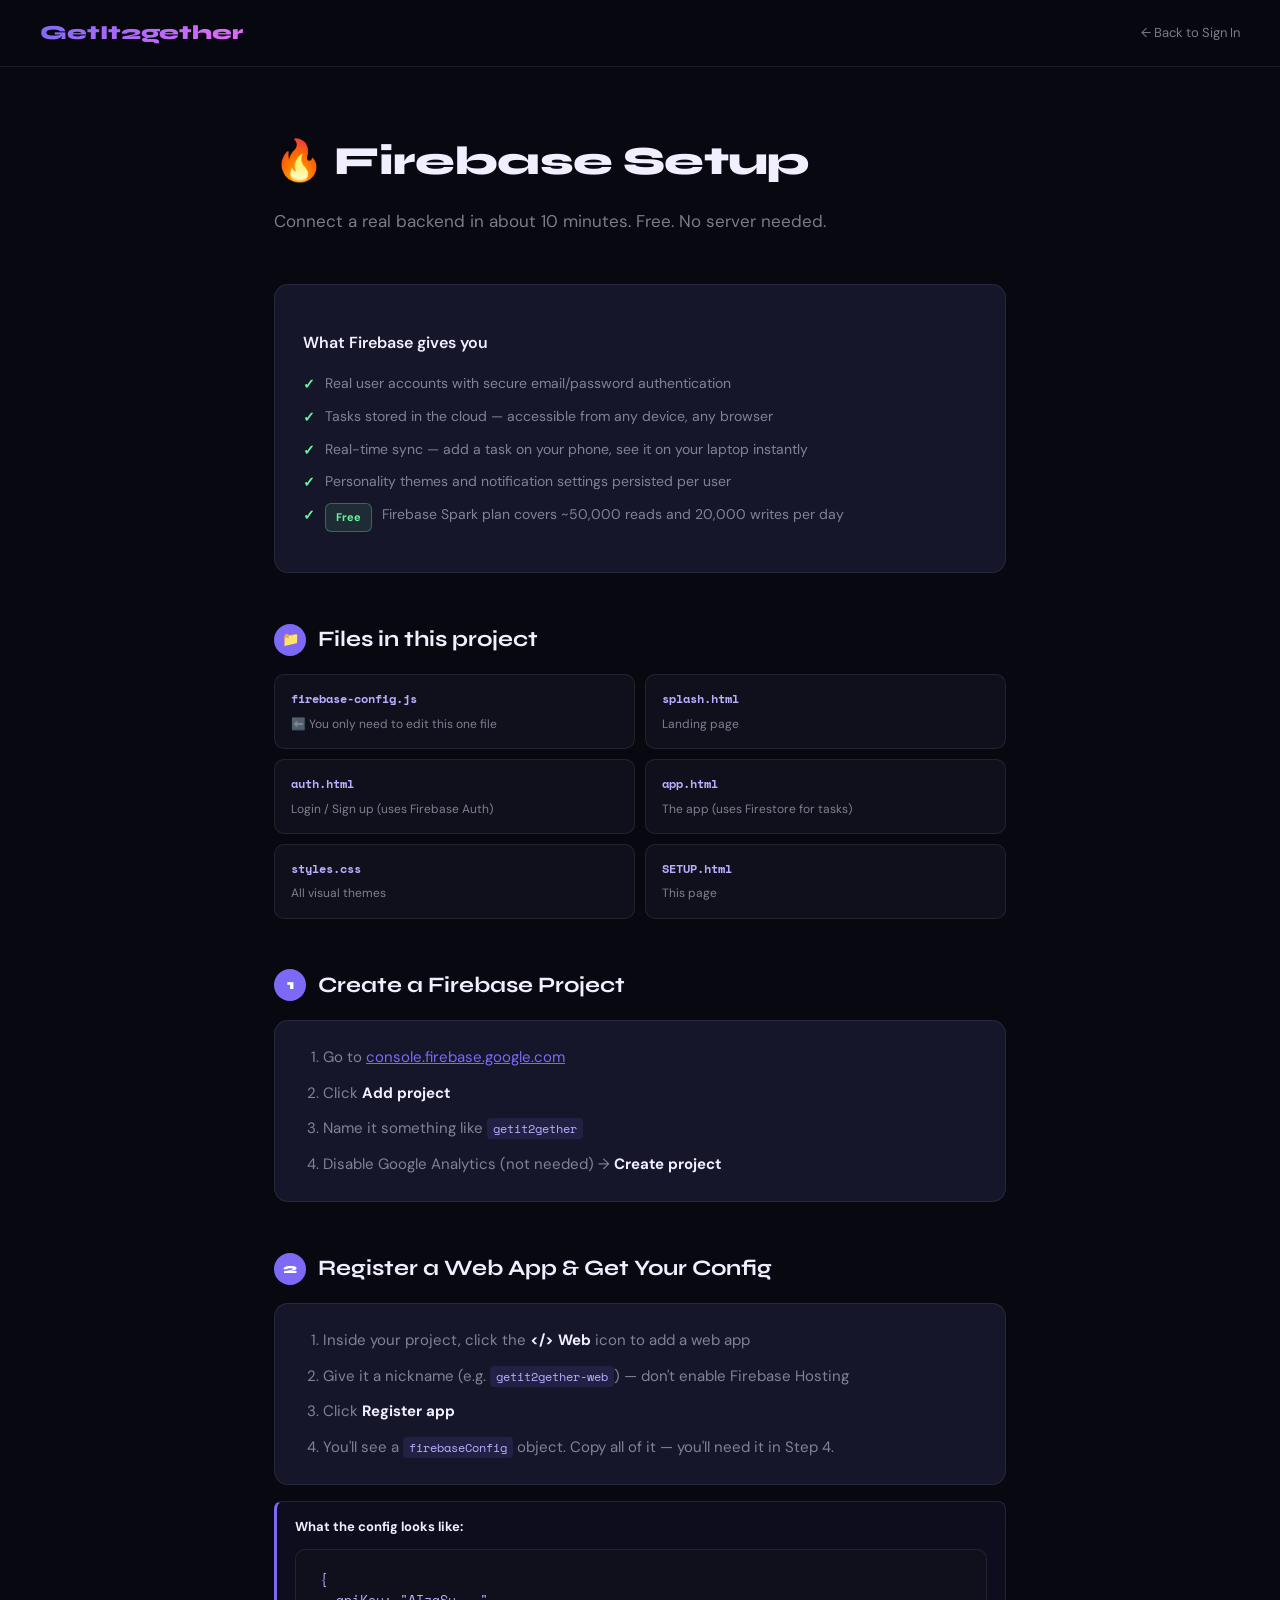
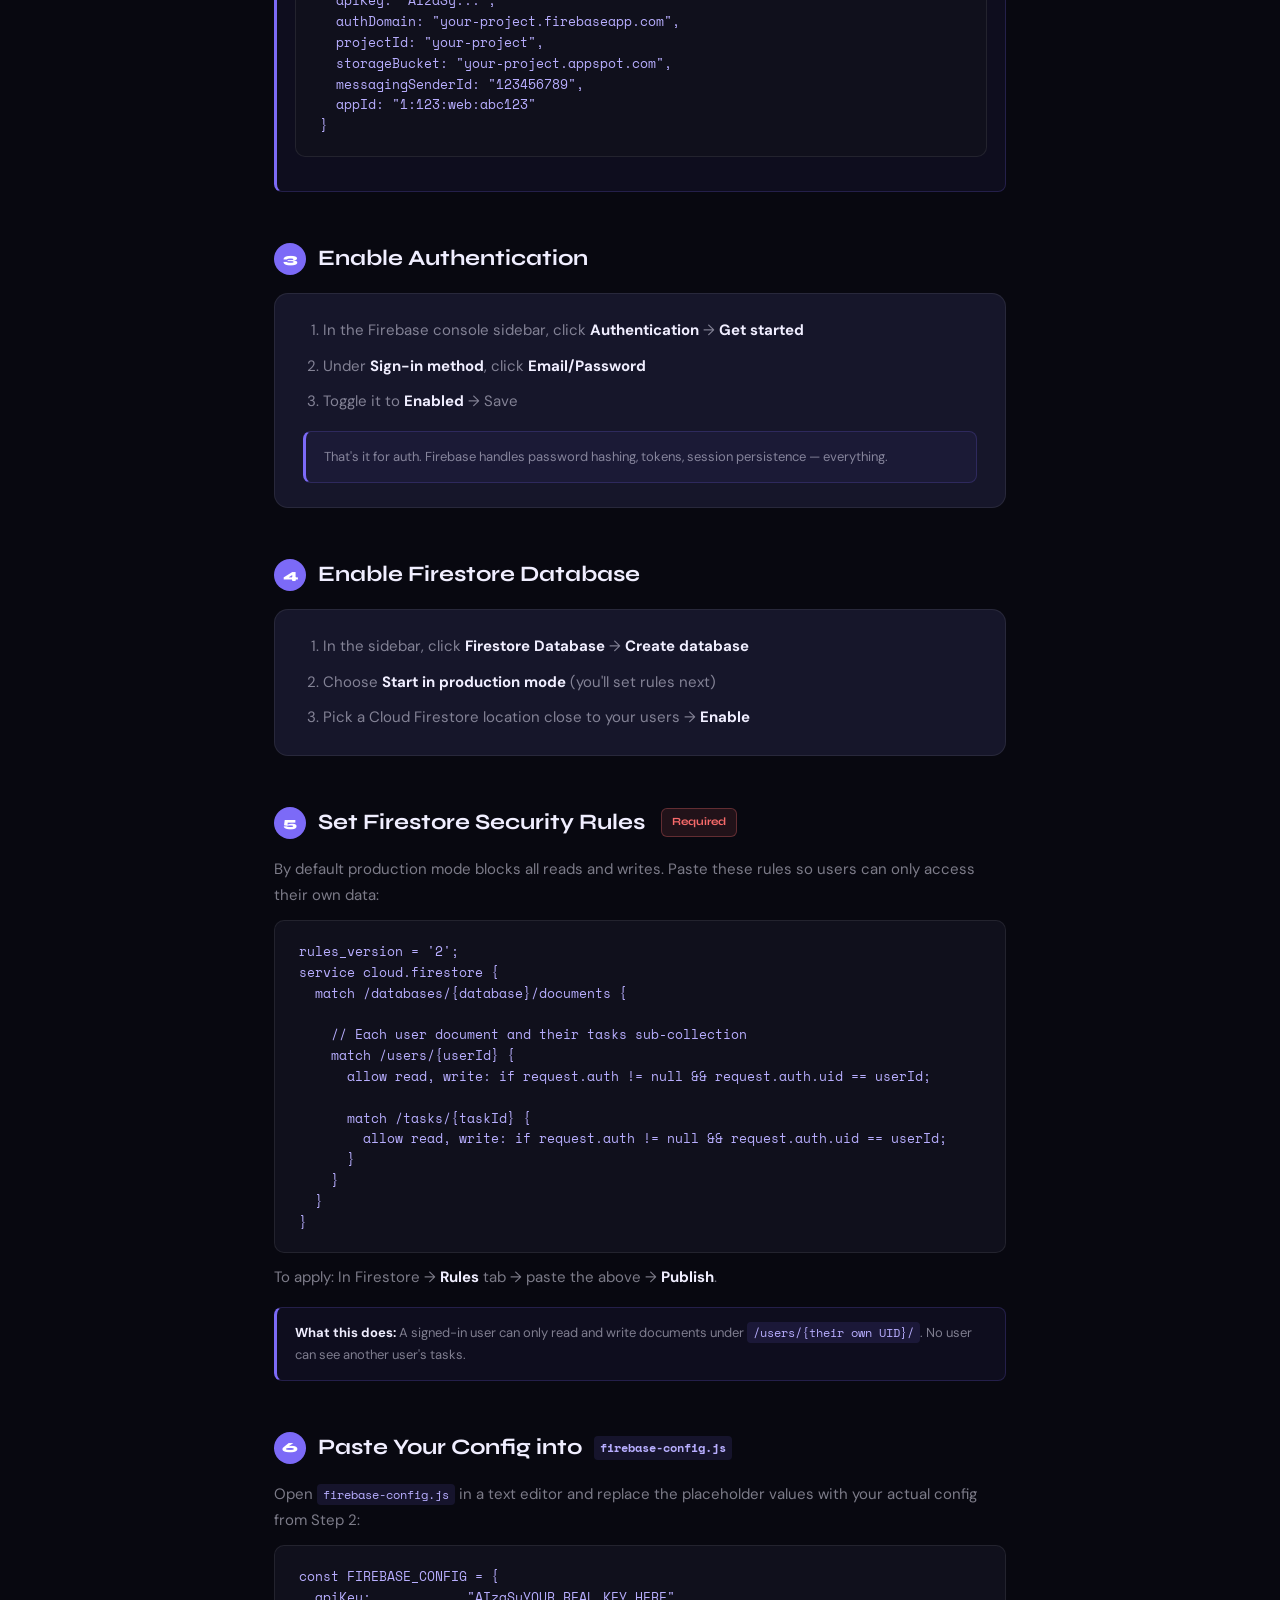
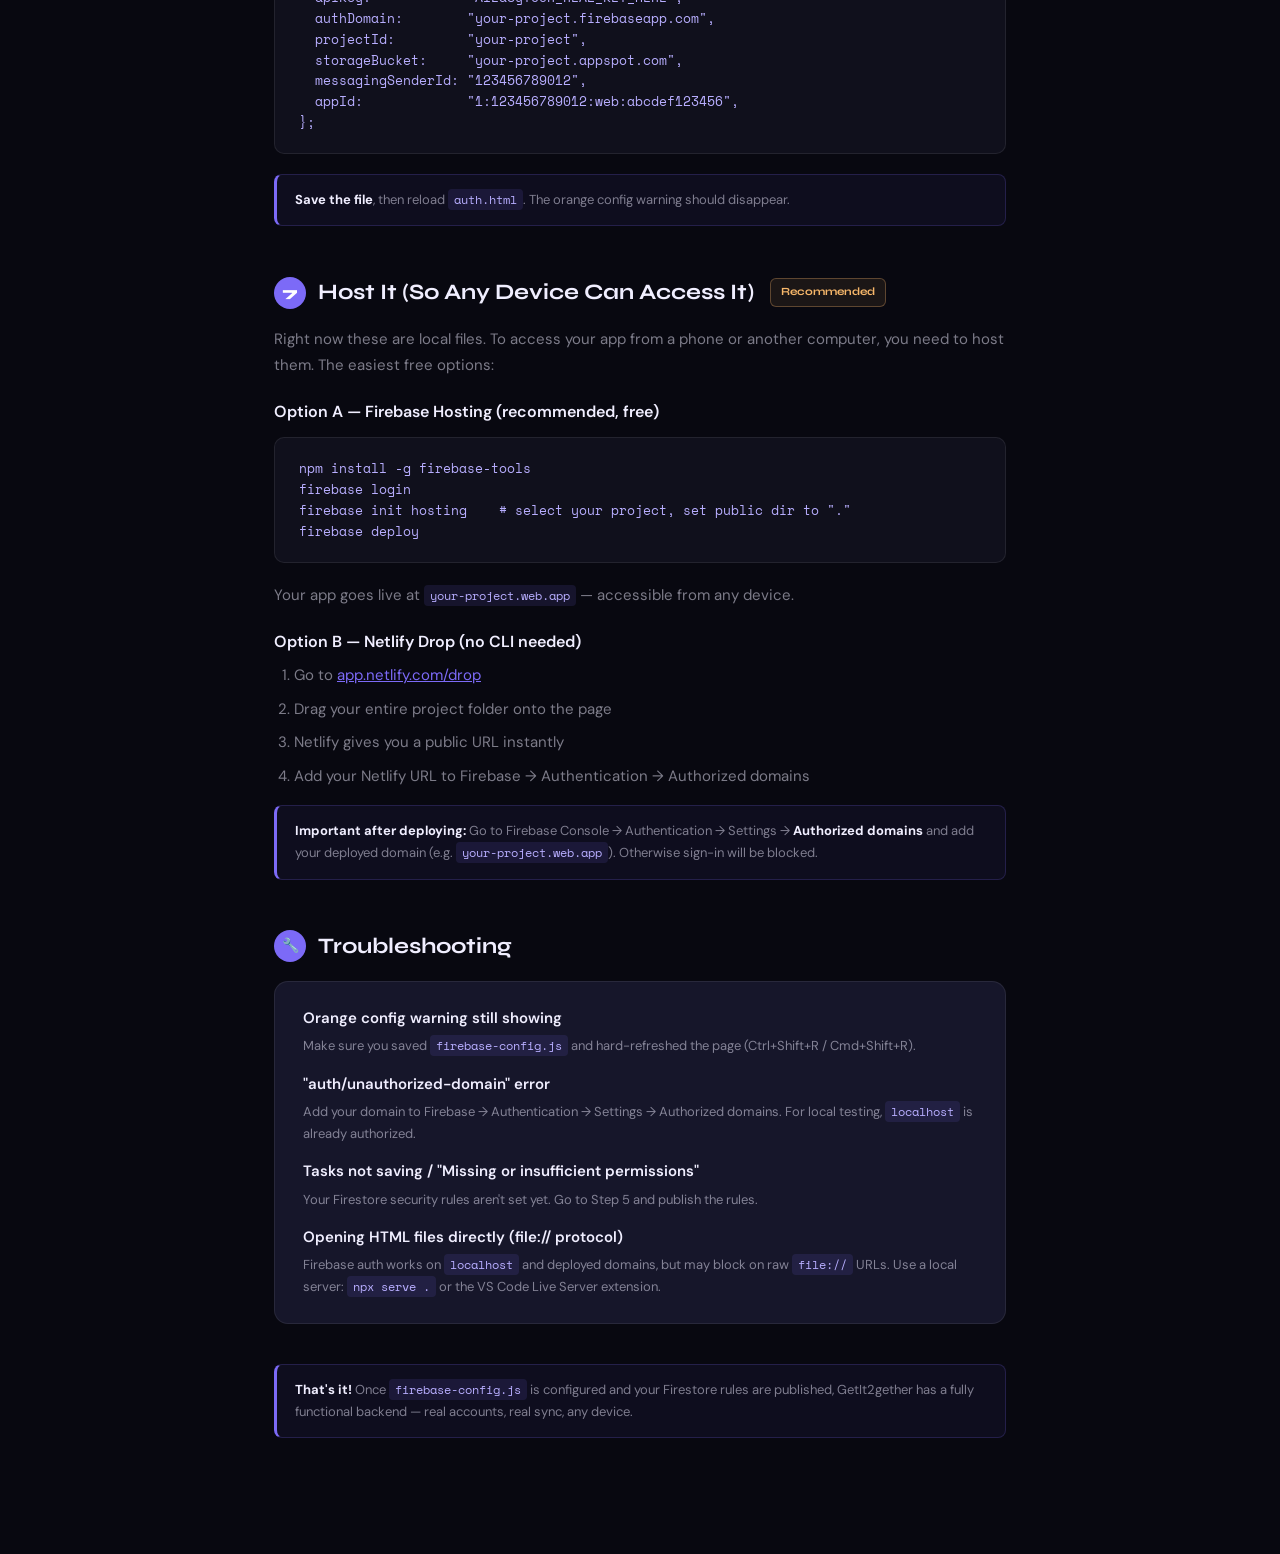
<file: SETUP.html>
<!DOCTYPE html>
<html lang="en">
<head>
  <meta charset="UTF-8">
  <meta name="viewport" content="width=device-width, initial-scale=1.0">
  <title>GetIt2gether — Setup Guide</title>
  <link href="https://fonts.googleapis.com/css2?family=Syne:wght@700;800&family=DM+Sans:wght@400;500;600&family=Space+Mono:wght@400;700&display=swap" rel="stylesheet">
  <style>
    *, *::before, *::after { box-sizing: border-box; margin: 0; padding: 0; }
    :root { --bg:#080810; --surface:#10101c; --card:#16162a; --border:rgba(255,255,255,0.08); --accent:#7c6af7; --text:#f0eeff; --muted:rgba(240,238,255,0.5); --success:#6af79e; --warn:#f7b76a; --danger:#f76a6a; }
    body { background:var(--bg); color:var(--text); font-family:'DM Sans',sans-serif; font-size:15px; line-height:1.7; }
    a { color:var(--accent); }
    a:hover { opacity:.8; }

    nav { position:sticky; top:0; background:rgba(8,8,16,.9); backdrop-filter:blur(20px); border-bottom:0.5px solid var(--border); padding:16px 40px; display:flex; align-items:center; justify-content:space-between; z-index:100; }
    .nav-logo { font-family:'Syne',sans-serif; font-weight:800; font-size:20px; background:linear-gradient(135deg,var(--accent),#e86af7); -webkit-background-clip:text; -webkit-text-fill-color:transparent; background-clip:text; text-decoration:none; }
    .nav-back { font-size:13px; color:var(--muted); text-decoration:none; display:flex; align-items:center; gap:6px; }
    .nav-back:hover { color:var(--text); }

    .page { max-width:780px; margin:0 auto; padding:60px 24px 100px; }

    h1 { font-family:'Syne',sans-serif; font-size:40px; font-weight:800; letter-spacing:-0.02em; margin-bottom:12px; }
    .subtitle { font-size:17px; color:var(--muted); margin-bottom:48px; }
    h2 { font-family:'Syne',sans-serif; font-size:22px; font-weight:700; margin:48px 0 16px; display:flex; align-items:center; gap:12px; }
    h3 { font-size:16px; font-weight:600; margin:20px 0 8px; color:var(--text); }
    p  { color:var(--muted); margin-bottom:12px; }

    .step-number { width:32px; height:32px; border-radius:50%; background:var(--accent); color:#fff; display:flex; align-items:center; justify-content:center; font-size:14px; font-weight:800; flex-shrink:0; }

    .card { background:var(--card); border:0.5px solid var(--border); border-radius:14px; padding:24px 28px; margin-bottom:12px; }
    .card p { margin:0; }

    pre, code { font-family:'Space Mono',monospace; font-size:13px; }
    pre { background:var(--surface); border:0.5px solid var(--border); border-radius:10px; padding:20px 24px; overflow-x:auto; color:#b8aeff; line-height:1.6; margin:12px 0 20px; }
    code { background:rgba(124,106,247,.12); padding:2px 6px; border-radius:4px; color:#b8aeff; font-size:12px; }

    .badge { display:inline-flex; align-items:center; gap:6px; padding:4px 10px; border-radius:6px; font-size:11px; font-weight:700; }
    .badge-free    { background:rgba(106,247,158,.1);  border:0.5px solid rgba(106,247,158,.3);  color:var(--success); }
    .badge-warn    { background:rgba(247,183,106,.08); border:0.5px solid rgba(247,183,106,.3);  color:var(--warn); }
    .badge-required{ background:rgba(247,106,106,.1);  border:0.5px solid rgba(247,106,106,.3);  color:var(--danger); }

    .tip { background:rgba(124,106,247,.06); border:0.5px solid rgba(124,106,247,.2); border-left:3px solid var(--accent); border-radius:8px; padding:14px 18px; margin:16px 0; font-size:13px; color:var(--muted); }
    .tip strong { color:var(--text); }

    .rules-block { background:var(--surface); border:0.5px solid var(--border); border-radius:10px; padding:20px 24px; margin:12px 0; }
    .rules-block pre { margin:0; background:transparent; border:none; padding:0; }

    .checklist { list-style:none; display:flex; flex-direction:column; gap:8px; margin:16px 0; }
    .checklist li { display:flex; align-items:flex-start; gap:10px; font-size:14px; color:var(--muted); }
    .checklist li::before { content:'✓'; color:var(--success); font-weight:700; flex-shrink:0; margin-top:1px; }

    .files-grid { display:grid; grid-template-columns:1fr 1fr; gap:10px; margin:16px 0; }
    .file-card { background:var(--surface); border:0.5px solid var(--border); border-radius:10px; padding:14px 16px; }
    .file-name { font-family:'Space Mono',monospace; font-size:12px; color:#b8aeff; font-weight:700; margin-bottom:4px; }
    .file-desc { font-size:12px; color:var(--muted); }
  </style>
</head>
<body>

<nav>
  <a class="nav-logo" href="splash.html">GetIt2gether</a>
  <a class="nav-back" href="auth.html">← Back to Sign In</a>
</nav>

<div class="page">
  <h1>🔥 Firebase Setup</h1>
  <p class="subtitle">Connect a real backend in about 10 minutes. Free. No server needed.</p>

  <!-- What you get -->
  <div class="card">
    <h3>What Firebase gives you</h3>
    <ul class="checklist">
      <li>Real user accounts with secure email/password authentication</li>
      <li>Tasks stored in the cloud — accessible from any device, any browser</li>
      <li>Real-time sync — add a task on your phone, see it on your laptop instantly</li>
      <li>Personality themes and notification settings persisted per user</li>
      <li><span class="badge badge-free">Free</span> Firebase Spark plan covers ~50,000 reads and 20,000 writes per day</li>
    </ul>
  </div>

  <!-- Files overview -->
  <h2><div class="step-number">📁</div> Files in this project</h2>
  <div class="files-grid">
    <div class="file-card"><div class="file-name">firebase-config.js</div><div class="file-desc">⬅️ You only need to edit this one file</div></div>
    <div class="file-card"><div class="file-name">splash.html</div><div class="file-desc">Landing page</div></div>
    <div class="file-card"><div class="file-name">auth.html</div><div class="file-desc">Login / Sign up (uses Firebase Auth)</div></div>
    <div class="file-card"><div class="file-name">app.html</div><div class="file-desc">The app (uses Firestore for tasks)</div></div>
    <div class="file-card"><div class="file-name">styles.css</div><div class="file-desc">All visual themes</div></div>
    <div class="file-card"><div class="file-name">SETUP.html</div><div class="file-desc">This page</div></div>
  </div>

  <!-- Step 1 -->
  <h2><div class="step-number">1</div> Create a Firebase Project</h2>
  <div class="card">
    <ol style="padding-left:20px;display:flex;flex-direction:column;gap:10px;color:var(--muted)">
      <li>Go to <a href="https://console.firebase.google.com" target="_blank">console.firebase.google.com</a></li>
      <li>Click <strong style="color:var(--text)">Add project</strong></li>
      <li>Name it something like <code>getit2gether</code></li>
      <li>Disable Google Analytics (not needed) → <strong style="color:var(--text)">Create project</strong></li>
    </ol>
  </div>

  <!-- Step 2 -->
  <h2><div class="step-number">2</div> Register a Web App &amp; Get Your Config</h2>
  <div class="card">
    <ol style="padding-left:20px;display:flex;flex-direction:column;gap:10px;color:var(--muted)">
      <li>Inside your project, click the <strong style="color:var(--text)">&lt;/&gt; Web</strong> icon to add a web app</li>
      <li>Give it a nickname (e.g. <code>getit2gether-web</code>) — don't enable Firebase Hosting</li>
      <li>Click <strong style="color:var(--text)">Register app</strong></li>
      <li>You'll see a <code>firebaseConfig</code> object. Copy all of it — you'll need it in Step 4.</li>
    </ol>
  </div>

  <div class="tip">
    <strong>What the config looks like:</strong><br>
    <pre style="margin-top:10px">{
  apiKey: "AIzaSy...",
  authDomain: "your-project.firebaseapp.com",
  projectId: "your-project",
  storageBucket: "your-project.appspot.com",
  messagingSenderId: "123456789",
  appId: "1:123:web:abc123"
}</pre>
  </div>

  <!-- Step 3 -->
  <h2><div class="step-number">3</div> Enable Authentication</h2>
  <div class="card">
    <ol style="padding-left:20px;display:flex;flex-direction:column;gap:10px;color:var(--muted)">
      <li>In the Firebase console sidebar, click <strong style="color:var(--text)">Authentication</strong> → <strong style="color:var(--text)">Get started</strong></li>
      <li>Under <strong style="color:var(--text)">Sign-in method</strong>, click <strong style="color:var(--text)">Email/Password</strong></li>
      <li>Toggle it to <strong style="color:var(--text)">Enabled</strong> → Save</li>
    </ol>
    <div class="tip" style="margin-top:16px;margin-bottom:0">That's it for auth. Firebase handles password hashing, tokens, session persistence — everything.</div>
  </div>

  <!-- Step 4 -->
  <h2><div class="step-number">4</div> Enable Firestore Database</h2>
  <div class="card">
    <ol style="padding-left:20px;display:flex;flex-direction:column;gap:10px;color:var(--muted)">
      <li>In the sidebar, click <strong style="color:var(--text)">Firestore Database</strong> → <strong style="color:var(--text)">Create database</strong></li>
      <li>Choose <strong style="color:var(--text)">Start in production mode</strong> (you'll set rules next)</li>
      <li>Pick a Cloud Firestore location close to your users → <strong style="color:var(--text)">Enable</strong></li>
    </ol>
  </div>

  <!-- Step 5 — Security Rules -->
  <h2><div class="step-number">5</div> Set Firestore Security Rules <span class="badge badge-required" style="margin-left:4px">Required</span></h2>
  <p>By default production mode blocks all reads and writes. Paste these rules so users can only access their own data:</p>
  <div class="rules-block">
    <pre>rules_version = '2';
service cloud.firestore {
  match /databases/{database}/documents {

    // Each user document and their tasks sub-collection
    match /users/{userId} {
      allow read, write: if request.auth != null && request.auth.uid == userId;

      match /tasks/{taskId} {
        allow read, write: if request.auth != null && request.auth.uid == userId;
      }
    }
  }
}</pre>
  </div>
  <p>To apply: In Firestore → <strong style="color:var(--text)">Rules</strong> tab → paste the above → <strong style="color:var(--text)">Publish</strong>.</p>
  <div class="tip"><strong>What this does:</strong> A signed-in user can only read and write documents under <code>/users/{their own UID}/</code>. No user can see another user's tasks.</div>

  <!-- Step 6 -->
  <h2><div class="step-number">6</div> Paste Your Config into <code>firebase-config.js</code></h2>
  <p>Open <code>firebase-config.js</code> in a text editor and replace the placeholder values with your actual config from Step 2:</p>
  <pre>const FIREBASE_CONFIG = {
  apiKey:            "AIzaSyYOUR_REAL_KEY_HERE",
  authDomain:        "your-project.firebaseapp.com",
  projectId:         "your-project",
  storageBucket:     "your-project.appspot.com",
  messagingSenderId: "123456789012",
  appId:             "1:123456789012:web:abcdef123456",
};</pre>
  <div class="tip"><strong>Save the file</strong>, then reload <code>auth.html</code>. The orange config warning should disappear.</div>

  <!-- Step 7 — Hosting -->
  <h2><div class="step-number">7</div> Host It (So Any Device Can Access It) <span class="badge badge-warn" style="margin-left:4px">Recommended</span></h2>
  <p>Right now these are local files. To access your app from a phone or another computer, you need to host them. The easiest free options:</p>

  <h3>Option A — Firebase Hosting (recommended, free)</h3>
  <pre>npm install -g firebase-tools
firebase login
firebase init hosting    # select your project, set public dir to "."
firebase deploy</pre>
  <p>Your app goes live at <code>your-project.web.app</code> — accessible from any device.</p>

  <h3>Option B — Netlify Drop (no CLI needed)</h3>
  <ol style="padding-left:20px;color:var(--muted);display:flex;flex-direction:column;gap:8px;margin-bottom:16px">
    <li>Go to <a href="https://app.netlify.com/drop" target="_blank">app.netlify.com/drop</a></li>
    <li>Drag your entire project folder onto the page</li>
    <li>Netlify gives you a public URL instantly</li>
    <li>Add your Netlify URL to Firebase → Authentication → Authorized domains</li>
  </ol>

  <div class="tip">
    <strong>Important after deploying:</strong> Go to Firebase Console → Authentication → Settings → <strong>Authorized domains</strong> and add your deployed domain (e.g. <code>your-project.web.app</code>). Otherwise sign-in will be blocked.
  </div>

  <!-- Troubleshooting -->
  <h2><div class="step-number">🔧</div> Troubleshooting</h2>
  <div class="card" style="display:flex;flex-direction:column;gap:14px">
    <div>
      <div style="font-weight:600;color:var(--text);margin-bottom:4px">Orange config warning still showing</div>
      <div style="font-size:13px;color:var(--muted)">Make sure you saved <code>firebase-config.js</code> and hard-refreshed the page (Ctrl+Shift+R / Cmd+Shift+R).</div>
    </div>
    <div>
      <div style="font-weight:600;color:var(--text);margin-bottom:4px">"auth/unauthorized-domain" error</div>
      <div style="font-size:13px;color:var(--muted)">Add your domain to Firebase → Authentication → Settings → Authorized domains. For local testing, <code>localhost</code> is already authorized.</div>
    </div>
    <div>
      <div style="font-weight:600;color:var(--text);margin-bottom:4px">Tasks not saving / "Missing or insufficient permissions"</div>
      <div style="font-size:13px;color:var(--muted)">Your Firestore security rules aren't set yet. Go to Step 5 and publish the rules.</div>
    </div>
    <div>
      <div style="font-weight:600;color:var(--text);margin-bottom:4px">Opening HTML files directly (file:// protocol)</div>
      <div style="font-size:13px;color:var(--muted)">Firebase auth works on <code>localhost</code> and deployed domains, but may block on raw <code>file://</code> URLs. Use a local server: <code>npx serve .</code> or the VS Code Live Server extension.</div>
    </div>
  </div>

  <div class="tip" style="margin-top:40px">
    <strong>That's it!</strong> Once <code>firebase-config.js</code> is configured and your Firestore rules are published, GetIt2gether has a fully functional backend — real accounts, real sync, any device.
  </div>
</div>

</body>
</html>
</file>
